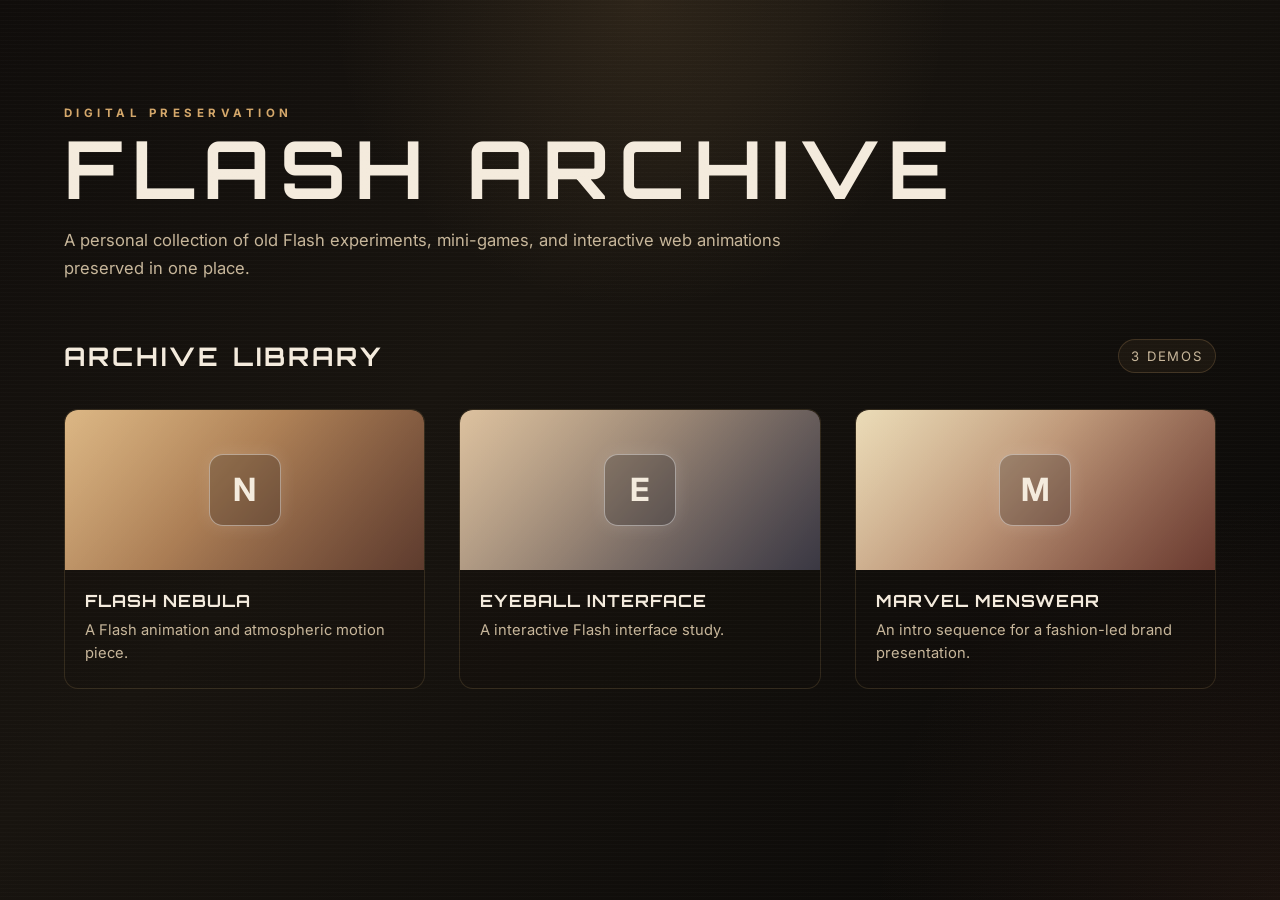
<file: index.html>
<!DOCTYPE html>
<html lang="en">
  <head>
    <meta charset="UTF-8" />
    <meta name="viewport" content="width=device-width, initial-scale=1.0" />
    <title>Flash Archive | Preserved Retro Experiments & Games</title>
    <meta
      name="description"
      content="Explore preserved Flash experiments, mini-games, and interactive work from the early web. Browse a classic archive of lost digital creativity."
    />
    <meta property="og:type" content="website" />
    <meta property="og:title" content="Flash Archive | Preserved Retro Experiments & Games" />
    <meta
      property="og:description"
      content="Explore preserved Flash experiments, mini-games, and interactive work from the early web. Browse a classic archive of lost digital creativity."
    />
    <meta property="og:url" content="https://deuketc.github.io/flash-archive/" />
    <meta property="og:image" content="https://deuketc.github.io/flash-archive/assets/images/flash-logo-social.png" />
    <meta property="og:image:width" content="1200" />
    <meta property="og:image:height" content="630" />
    <meta property="og:site_name" content="Flash Archive" />
    <meta name="twitter:card" content="summary_large_image" />
    <meta name="twitter:title" content="Flash Archive | Preserved Retro Experiments & Games" />
    <meta
      name="twitter:description"
      content="Explore preserved Flash experiments, mini-games, and interactive work from the early web. Browse a classic archive of lost digital creativity."
    />
    <meta name="twitter:image" content="https://deuketc.github.io/flash-archive/assets/images/flash-logo-social.png" />
    <meta name="twitter:site" content="@deuketc" />
    <link rel="preconnect" href="https://fonts.googleapis.com" />
    <link rel="preconnect" href="https://fonts.gstatic.com" crossorigin />
    <link
      href="https://fonts.googleapis.com/css2?family=Orbitron:wght@500;700;800&family=Inter:wght@400;500;600;700&display=swap"
      rel="stylesheet"
    />
    <link rel="stylesheet" href="assets/css/styles.css" />
  </head>
  <body>
    <div class="page-shell">
      <header class="site-header">
        <div class="brand-block">
          <p class="eyebrow">digital preservation</p>
          <h1>Flash Archive</h1>
        </div>
        <p class="subtitle">
          A personal collection of old Flash experiments, mini-games, and interactive
          web animations preserved in one place.
        </p>
      </header>

      <main>
        <section class="archive-panel">
          <div class="section-heading">
            <h2>Archive Library</h2>
            <span id="demo-count">0 demos</span>
          </div>
          <div id="demo-grid" class="demo-grid" aria-live="polite"></div>
        </section>
      </main>
    </div>

    <script src="assets/js/main.js"></script>
  </body>
</html>
</file>
<file: assets/css/styles.css>
:root {
  --bg: #120f0d;
  --bg-panel: rgba(24, 18, 14, 0.9);
  --bg-card: #1d1714;
  --bg-card-alt: #261f1a;
  --text: #f4ebdd;
  --muted: #c7b69a;
  --accent: #d4a76a;
  --accent-strong: #b86b4a;
  --accent-warm: #f0d3a3;
  --border: rgba(212, 167, 106, 0.24);
  --shadow: 0 18px 40px rgba(10, 7, 5, 0.7);
  --scanline: rgba(255, 255, 255, 0.025);
}

* {
  box-sizing: border-box;
}

html {
  scroll-behavior: smooth;
}

body {
  position: relative;
  margin: 0;
  min-height: 100vh;
  font-family: "Inter", sans-serif;
  color: var(--text);
  background:
    radial-gradient(circle at top, rgba(212, 167, 106, 0.12), transparent 28%),
    radial-gradient(circle at bottom right, rgba(184, 107, 74, 0.10), transparent 26%),
    linear-gradient(135deg, #100d0b 0%, #18140f 38%, #090807 100%);
}

body::before {
  content: "";
  position: fixed;
  inset: 0;
  background: repeating-linear-gradient(
    to bottom,
    var(--scanline),
    var(--scanline) 1px,
    transparent 1px,
    transparent 4px
  );
  pointer-events: none;
  opacity: 0.8;
}

img {
  max-width: 100%;
  display: block;
}

.page-shell {
  max-width: 1200px;
  margin: 0 auto;
  padding: 80px 24px 100px;
}

.site-header {
  margin-bottom: 56px;
  padding: 26px 0px 0;
  border: 0;
  border-radius: 0;
  background: transparent;
  box-shadow: none;
}

.brand-block {
  margin-bottom: 18px;
}

.eyebrow {
  margin: 0 0 8px;
  font-size: 0.72rem;
  letter-spacing: 0.28rem;
  text-transform: uppercase;
  color: var(--accent);
  font-weight: 700;
  text-shadow: none;
}

h1,
h2,
h3 {
  margin: 0;
  font-family: "Orbitron", sans-serif;
}

h1 {
  font-size: clamp(2.5rem, 7vw, 5rem);
  letter-spacing: 0.12em;
  text-transform: uppercase;
  line-height: 1;
  text-shadow: none;
}

.subtitle {
  max-width: 760px;
  margin: 0;
  color: var(--muted);
  font-size: 1.04rem;
  line-height: 1.7;
}

.archive-panel {
  background: transparent;
  border: 0;
  border-radius: 0;
  box-shadow: none;
  padding: 0;
  backdrop-filter: none;
}

.section-heading {
  display: flex;
  align-items: center;
  justify-content: space-between;
  gap: 16px;
  margin-bottom: 36px;
}

.section-heading h2 {
  font-size: clamp(1.1rem, 2vw, 1.7rem);
  letter-spacing: 0.12em;
  text-transform: uppercase;
  color: var(--text);
}

#demo-count {
  color: var(--muted);
  font-size: 0.82rem;
  letter-spacing: 0.14em;
  text-transform: uppercase;
  padding: 8px 12px;
  border: 1px solid rgba(212, 167, 106, 0.2);
  border-radius: 999px;
  background: rgba(212, 167, 106, 0.06);
}

.demo-grid {
  display: grid;
  grid-template-columns: repeat(auto-fit, minmax(220px, 1fr));
  gap: 34px;
}

.demo-card {
  background: rgba(24, 18, 14, 0.18);
  border: 1px solid rgba(212, 167, 106, 0.16);
  border-radius: 14px;
  overflow: hidden;
  transition: transform 0.2s ease, border-color 0.2s ease, opacity 0.2s ease;
  min-height: 280px;
  box-shadow: none;
}

.demo-card:hover {
  transform: translateY(-2px);
  border-color: rgba(212, 167, 106, 0.36);
  box-shadow: none;
  opacity: 0.96;
}

.demo-link {
  height: 100%;
  display: block;
  color: inherit;
  text-decoration: none;
}

.demo-thumb {
  position: relative;
  display: grid;
  place-items: center;
  min-height: 160px;
  background: linear-gradient(135deg, var(--thumb-start), var(--thumb-end));
  border: 0;
  border-radius: 12px 12px 0 0;
  isolation: isolate;
}

.demo-thumb::before {
  content: "";
  position: absolute;
  inset: 0;
  background: linear-gradient(130deg, rgba(255, 255, 255, 0.18), transparent 45%, rgba(0, 0, 0, 0.25));
}

.demo-thumb::after {
  content: "";
  position: absolute;
  inset: 12px;
  border: 0;
  border-radius: 12px;
  z-index: 0;
}

.demo-thumb span {
  position: relative;
  z-index: 1;
  display: inline-flex;
  align-items: center;
  justify-content: center;
  width: 72px;
  height: 72px;
  border-radius: 14px;
  border: 1px solid rgba(255,255,255,0.42);
  background: rgba(8, 12, 22, 0.22);
  font-size: 2rem;
  font-weight: 700;
  box-shadow: 0 0 18px rgba(255, 255, 255, 0.12);
  backdrop-filter: blur(2px);
}

.demo-card-body {
  padding: 20px 20px 22px;
}

.demo-card-body h3 {
  font-size: 1.05rem;
  margin-bottom: 8px;
  letter-spacing: 0.06em;
  text-transform: uppercase;
}

.demo-card-body p {
  margin: 0;
  color: var(--muted);
  line-height: 1.6;
  font-size: 0.92rem;
}

.demo-page {
  min-height: 100vh;
  background: #000;
}

.demo-page[data-theme="nebula"],
.demo-page[data-theme="eyeball"],
.demo-page[data-theme="marvel"],
.demo-page[data-theme="music"],
.demo-page[data-theme="demo-04"] {
  background: #000;
}

.demo-header {
  max-width: 1100px;
  margin: 0 auto;
  padding: 44px 24px 12px;
}

.back-link {
  display: inline-block;
  margin-bottom: 10px;
  color: #fff;
  text-decoration: none;
  font-weight: 700;
  opacity: 0.8;
}

.demo-header h1 {
  font-size: clamp(2rem, 5vw, 3.4rem);
  letter-spacing: 0.08em;
  color: #fff;
}

.demo-shell {
  max-width: 1100px;
  margin: 0 auto;
  padding: 18px 24px 80px;
}

.demo-stage {
  padding: 12px;
  border-radius: 16px;
  border: 1px solid rgba(255, 255, 255, 0.09);
  box-shadow: none;
  background: #000;
  display: flex;
  align-items: center;
  justify-content: center;
}

.demo-page[data-theme="nebula"] .demo-stage,
.demo-page[data-theme="eyeball"] .demo-stage,
.demo-page[data-theme="marvel"] .demo-stage,
.demo-page[data-theme="music"] .demo-stage,
.demo-page[data-theme="demo-04"] .demo-stage {
  background: #000;
  border-color: rgba(255, 255, 255, 0.08);
}

.flash-placeholder {
  display: grid;
  place-items: center;
  min-height: 540px;
  border-radius: 14px;
  background: #0d0d0d;
  border: 1px solid rgba(255, 255, 255, 0.08);
  color: var(--text);
  text-align: center;
  padding: 28px;
}

.flash-placeholder strong {
  display: block;
  margin-bottom: 10px;
  font-size: 1.3rem;
}

.flash-placeholder p {
  margin: 0;
  color: var(--muted);
  max-width: 600px;
  line-height: 1.7;
}

.flash-frame {
  display: none;
  width: 100%;
  min-height: 540px;
  border: 0;
  border-radius: 14px;
  background: #000;
  margin: 0 auto;
}

#flash-stage {
  display: flex;
  justify-content: center;
  align-items: center;
  width: 100%;
}

#flash-stage > * {
  margin: 0 auto;
}

@media (max-width: 640px) {
  .page-shell {
    padding-top: 36px;
  }

  .archive-panel {
    padding: 18px 14px;
  }

  .section-heading {
    flex-direction: column;
    align-items: flex-start;
  }

  .demo-stage {
    padding: 14px;
  }
}
</file>
